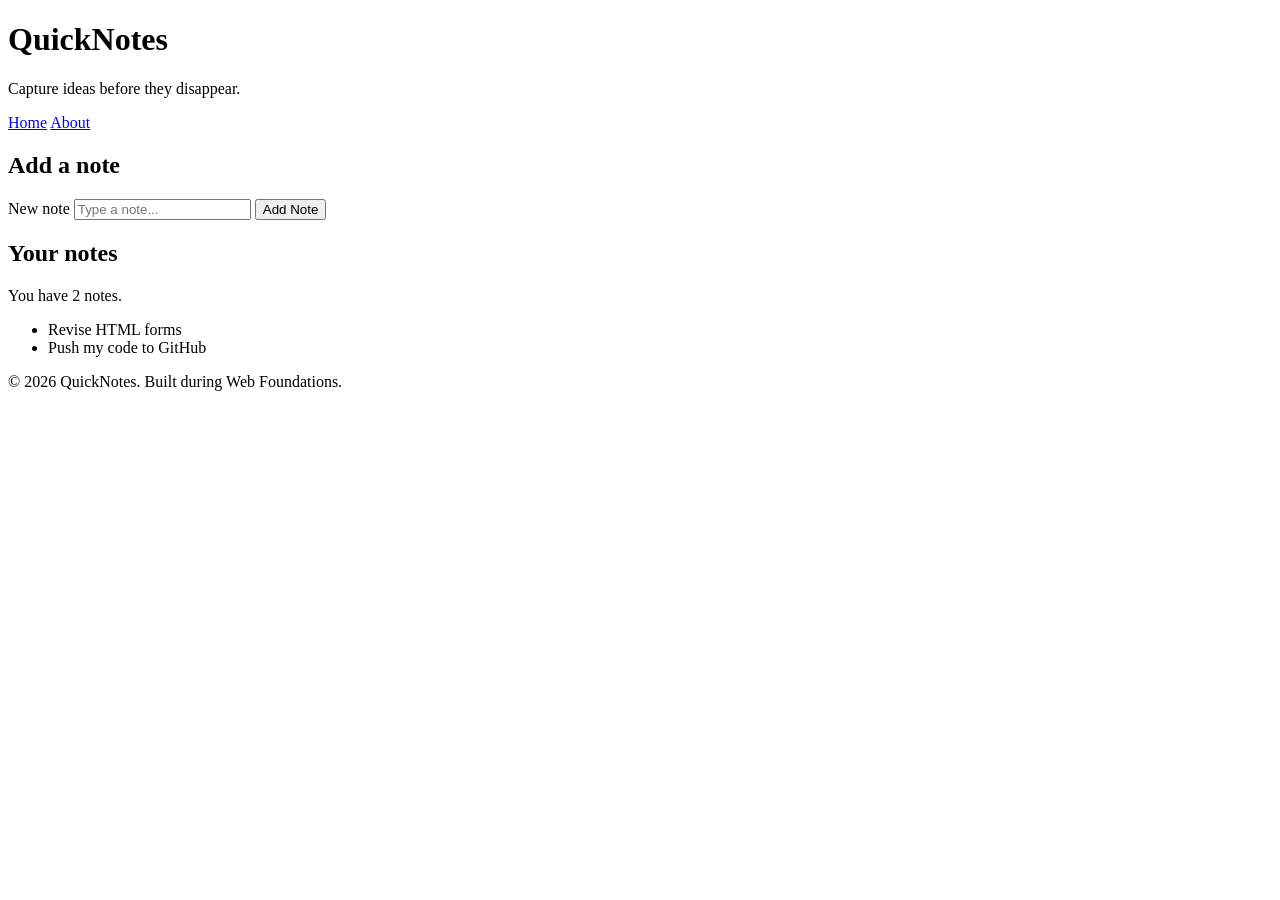
<file: web-foundation-days/day 1/index.html>
<!DOCTYPE html>
<html lang="en">
  <head>
    <meta charset="UTF-8" />
    <meta name="viewport" content="width=device-width, initial-scale=1.0" />
    <title>QuickNotes - Home</title>
  </head>
  <body>
    <header>
      <h1>QuickNotes</h1>
      <p>Capture ideas before they disappear.</p>
      <nav>
        <a href="index.html">Home</a>
        <a href="about.html">About</a>
      </nav>
    </header>

    <main>
      <section>
        <h2>Add a note</h2>
        <form id="note-form">
          <label for="note-input">New note</label>
          <input type="text" id="note-input" placeholder="Type a note..." required />
          <button type="submit">Add Note</button>
        </form>
      </section>

      <section>
        <h2>Your notes</h2>
        <p id="note-count">You have 2 notes.</p>
        <ul id="notes-list">
          <li>Revise HTML forms</li>
          <li>Push my code to GitHub</li>
        </ul>
      </section>
    </main>

    <footer>
      <p>&copy; 2026 QuickNotes. Built during Web Foundations.</p>
    </footer>
  </body>
</html>
</file>
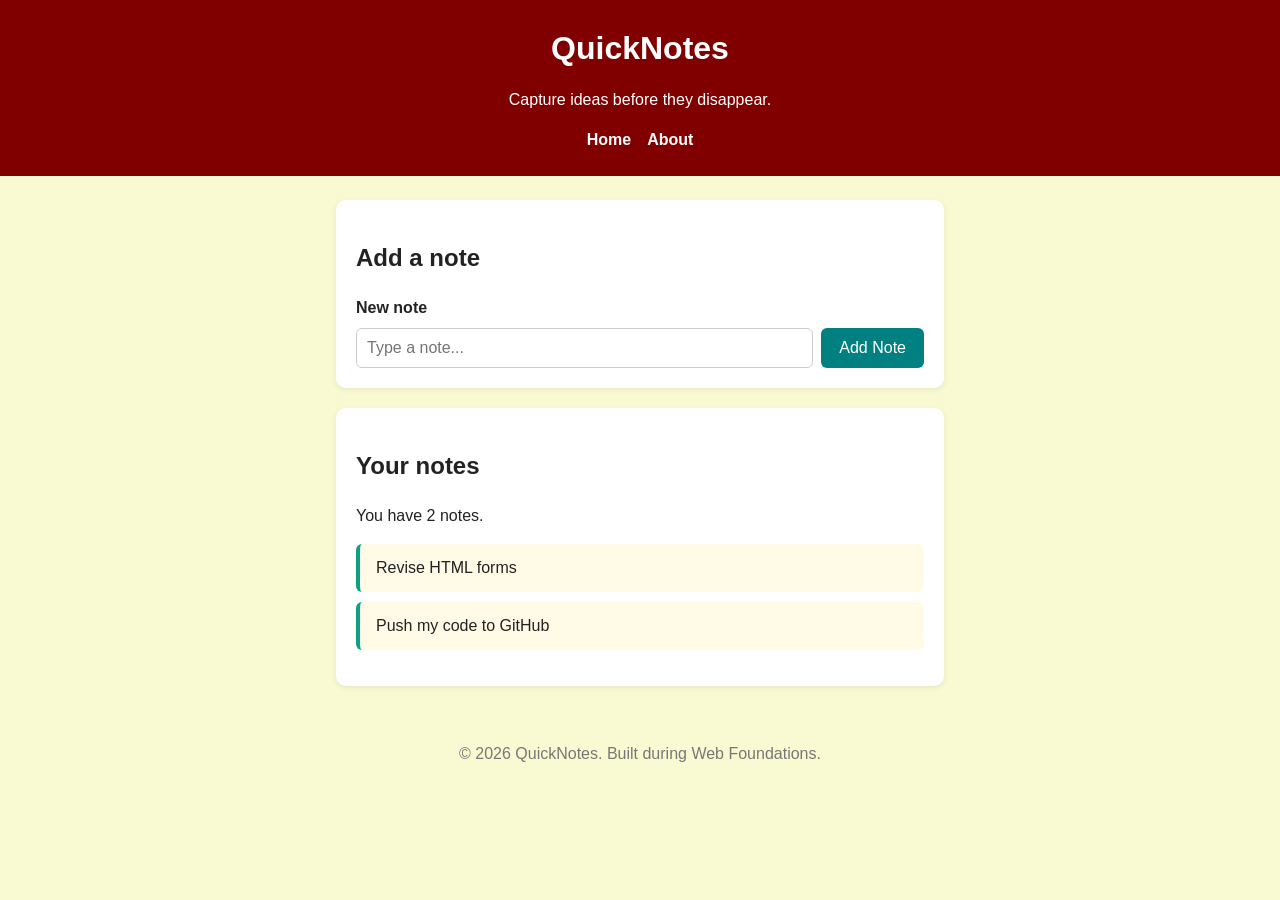
<file: web-foundation-days/day2/index.html>
<!DOCTYPE html>
<html lang="en">
  <head>
    <meta charset="UTF-8" />
    <meta name="viewport" content="width=device-width, initial-scale=1.0" />
    <title>QuickNotes - Home</title>
    <link rel="stylesheet" href="style.css" />
  </head>
  <body>
    <header>
      <h1>QuickNotes</h1>
      <p>Capture ideas before they disappear.</p>
      <nav>
        <a href="index.html">Home</a>
        <a href="about.html">About</a>
      </nav>
    </header>

    <main>
      <section>
        <h2>Add a note</h2>
        <form id="note-form">
          <label for="note-input">New note</label>
          <input type="text" id="note-input" placeholder="Type a note..." required />
          <button type="submit">Add Note</button>
        </form>
      </section>

      <section>
        <h2>Your notes</h2>
        <p id="note-count">You have 2 notes.</p>
        <ul id="notes-list">
          <li class="note">Revise HTML forms</li>
          <li class="note">Push my code to GitHub</li>
        </ul>
      </section>
    </main>

    <footer>
      <p>&copy; 2026 QuickNotes. Built during Web Foundations.</p>
    </footer>
  </body>
</html>
</file>
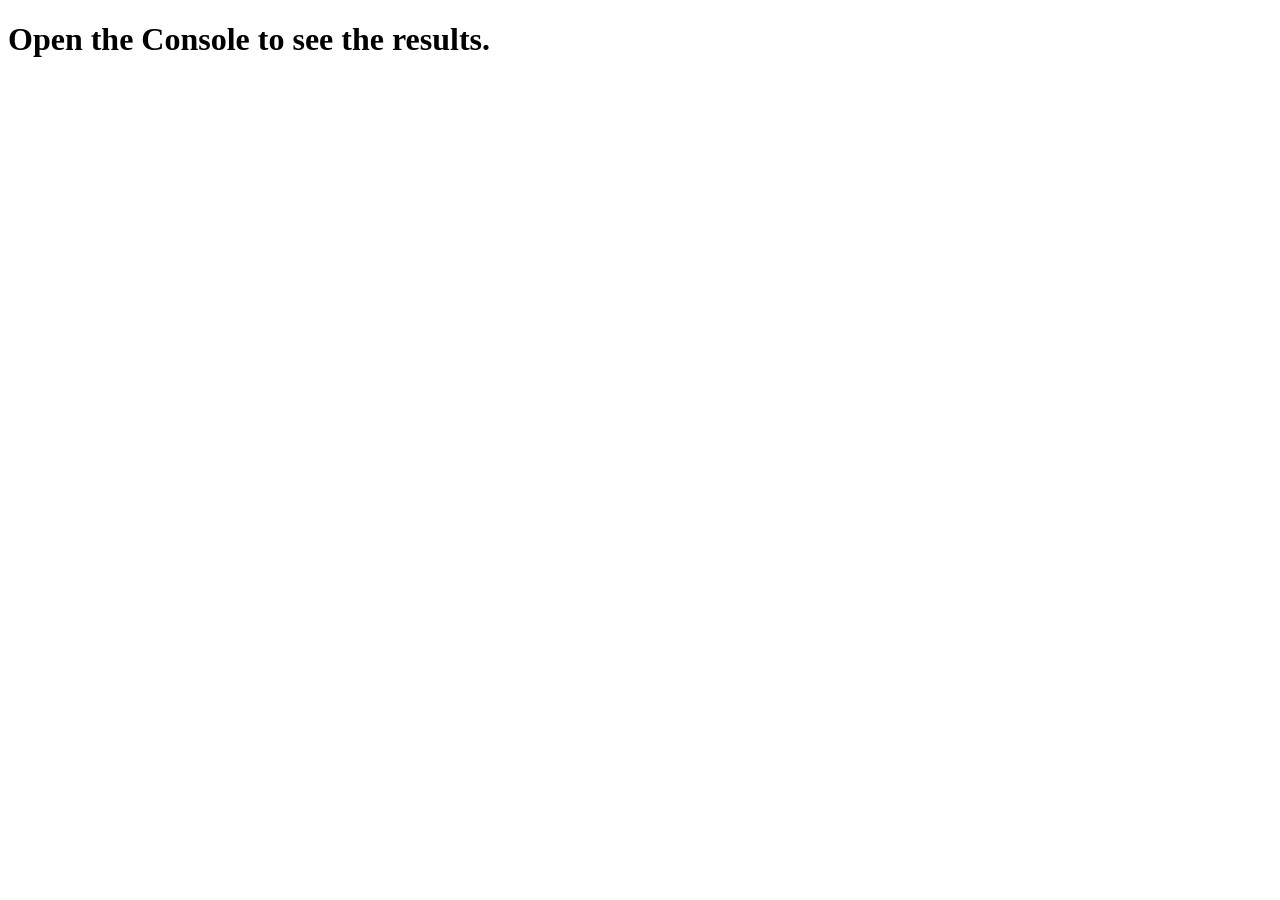
<file: web-foundation-days/day3/index.html>
<!DOCTYPE html>     
<html lang="en">
    <head>
        <meta charset="UTF-8">
        <meta name="viewport" content="width=device-width, initial-scale=1.0">
        <title>Notes Toolkit</title>
        <script src="script.js" defer></script>
    </head>
    <body>
        <h1>Open the Console to see the results.</h1>
    </body>
</html>
</file>
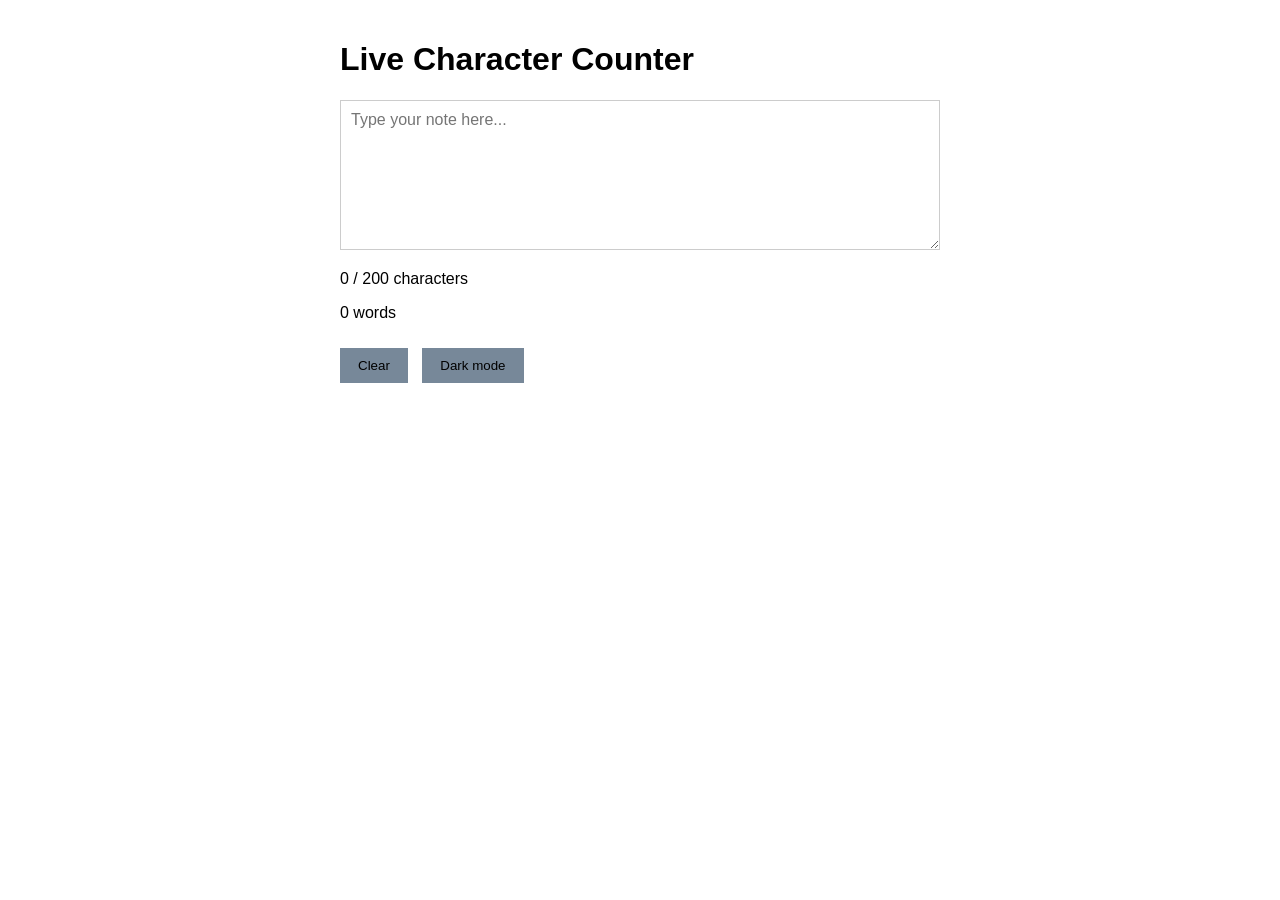
<file: web-foundation-days/day4/index.html>
<!DOCTYPE html>
<html lang="en">
<head>
    <meta charset="UTF-8">
    <meta name="viewport" content="width=device-width, initial-scale=1.0">
    <title>Live Character Counter</title>
    <link rel="stylesheet" href="style.css">
</head>
<body>
    <h1>Live Character Counter</h1>
    
    <textarea id="note-text" placeholder="Type your note here..."></textarea>
    
    <p id="char-count">0 / 200 characters</p>
    <p id="word-count">0 words</p>
    
    <button id="clear-btn">Clear</button>
    <button id="theme-toggle">Dark mode</button>

    <script src="script.js" defer></script>
</body>
</html>
</file>
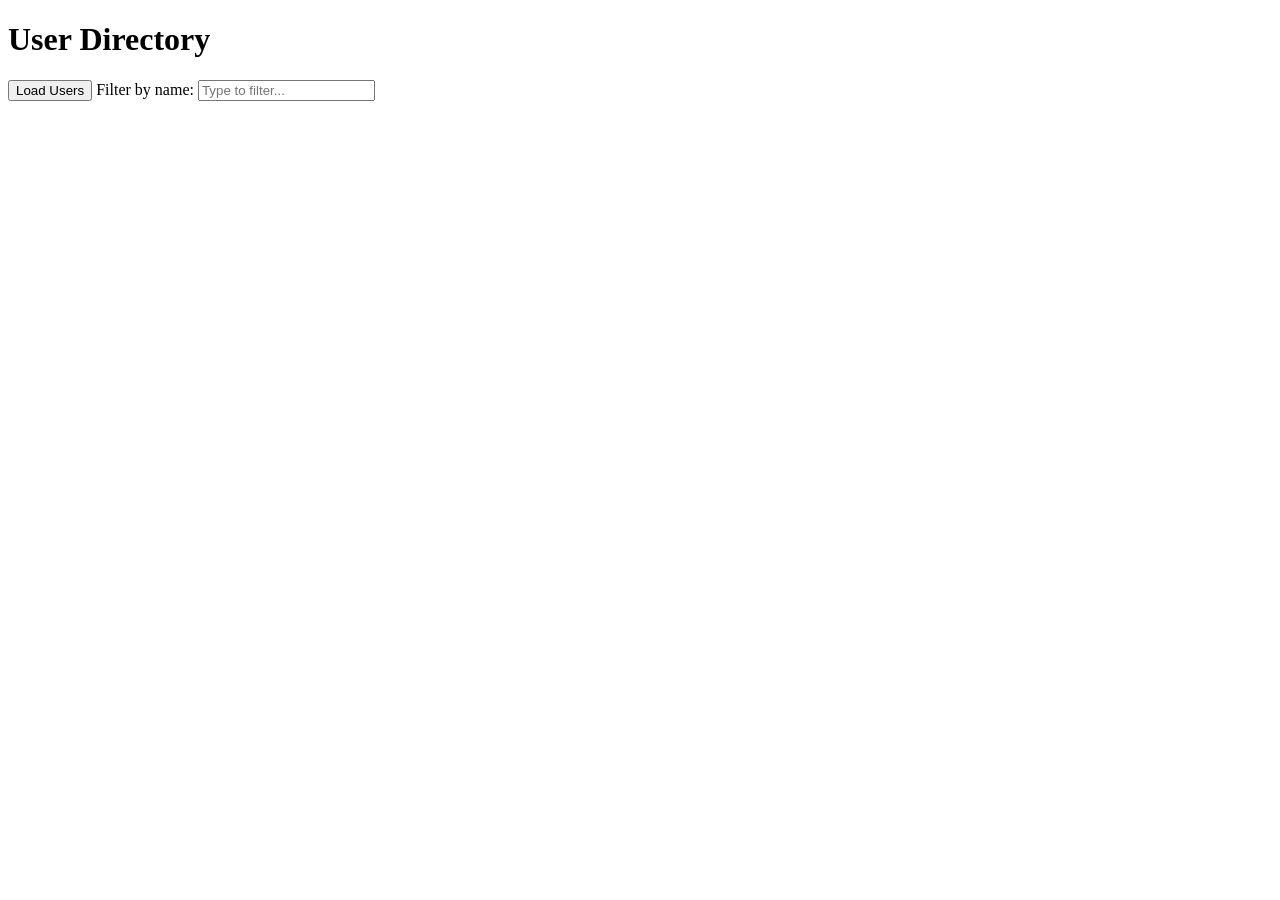
<file: web-foundation-days/day5/index.html>
<!DOCTYPE html>
<html lang="en">
<head>
  <meta charset="UTF-8">
  <meta name="viewport" content="width=device-width, initial-scale=1.0">
  <title>User Directory</title>
  <!-- Load users.js with defer as requested -->
  <script src="users.js" defer></script>
</head>
<body>
  <h1>User Directory</h1>
  
  <!-- Button to load users -->
  <button id="load-users">Load Users</button>
  
  <!-- Labelled filter input -->
  <label for="filter-input">Filter by name:</label>
  <input id="filter-input" type="text" placeholder="Type to filter...">
  
  <!-- Status message paragraph -->
  <p id="status"></p>
  
  <!-- Empty list for users -->
  <ul id="users-list"></ul>
</body>
</html>
</file>
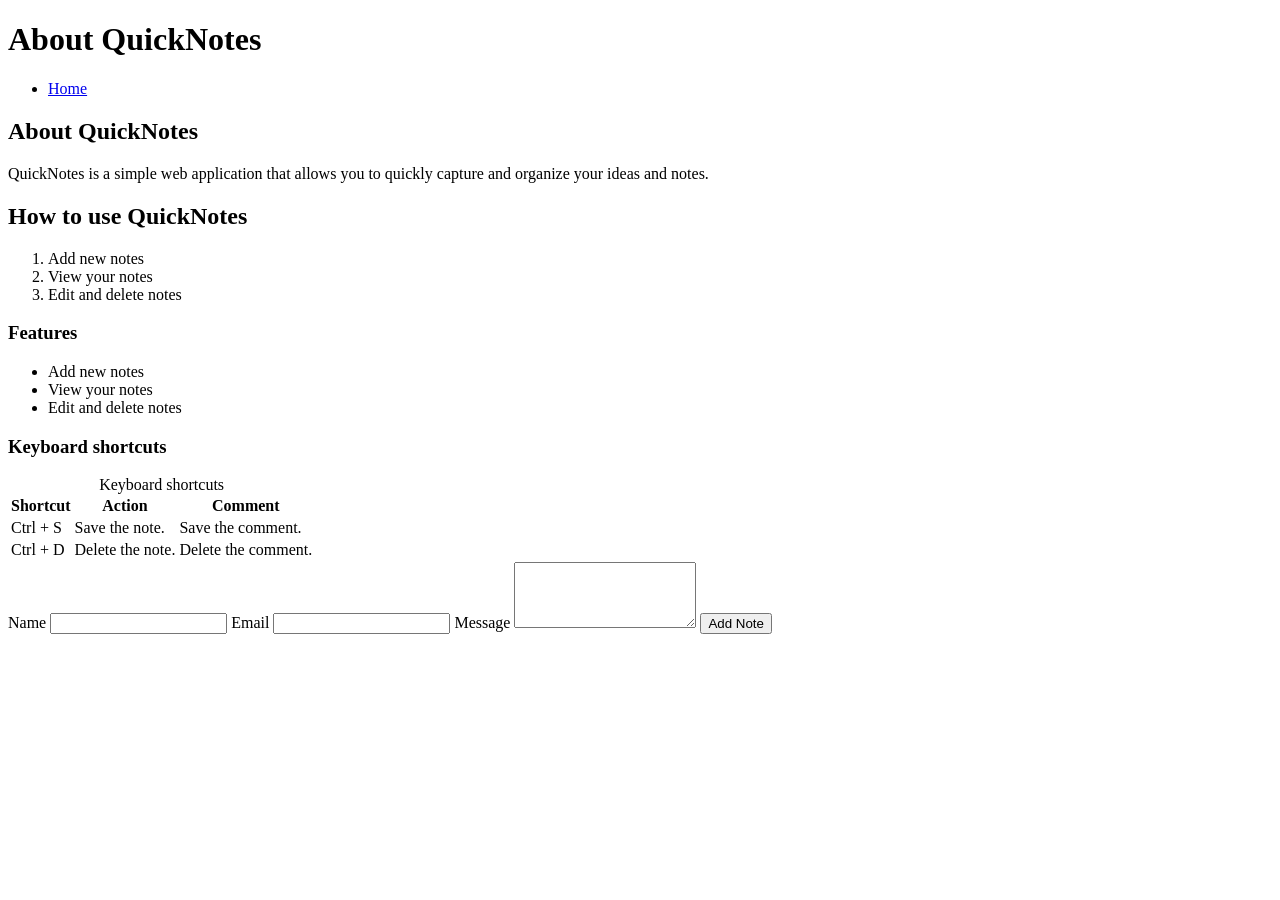
<file: web-foundation-days/day1/day1/index.html>
<!doctype html>
<html lang="en">
  <head>
    <meta charset="UTF-8" />
    <meta name="viewport" content="width=device-width, initial-scale=1.0" />
    <title>About QuickNotes</title>
  </head>
  <body>
    <header>
      <h1>About QuickNotes</h1>
    </header>
    <nav>
      <ul>
        <li><a href="index.html">Home</a></li>
      </ul>
    </nav>
    <main>
      <section>
        <h2>About QuickNotes</h2>
        <p>
          QuickNotes is a simple web application that allows you to quickly
          capture and organize your ideas and notes.
        </p>
      </section>

      <section>
        <h2>How to use QuickNotes</h2>
        <ol>
          <li>Add new notes</li>
          <li>View your notes</li>
          <li>Edit and delete notes</li>
        </ol>
      </section>

      <section>
        <h3>Features</h3>
        <ul>
          <li>Add new notes</li>
          <li>View your notes</li>
          <li>Edit and delete notes</li>
        </ul>
      </section>

      <section>
        <h3>Keyboard shortcuts</h3>
        <table>
          <caption>
            Keyboard shortcuts
          </caption>
          <thead>
            <tr>
              <th>Shortcut</th>
              <th>Action</th>
              <th>Comment</th>
            </tr>
          </thead>
          <tbody>
            <tr>
              <td>Ctrl + S</td>
              <td>Save the note.</td>
              <td>Save the comment.</td>
            </tr>
            <tr>
              <td>Ctrl + D</td>
              <td>Delete the note.</td>
              <td>Delete the comment.</td>
            </tr>
          </tbody>
        </table>
      </section>

      <section>
        <form id="note-form">
          <label for="name">Name</label>
          <input type="text" id="name" name="name" required />

          <label for="email">Email</label>
          <input type="email" id="email" name="email" required />

          <label for="message">Message</label>
          <textarea id="message" name="message" rows="4" required></textarea>

          <button type="submit">Add Note</button>
        </form>
      </section>
    </main>
  </body>
</html>
</file>
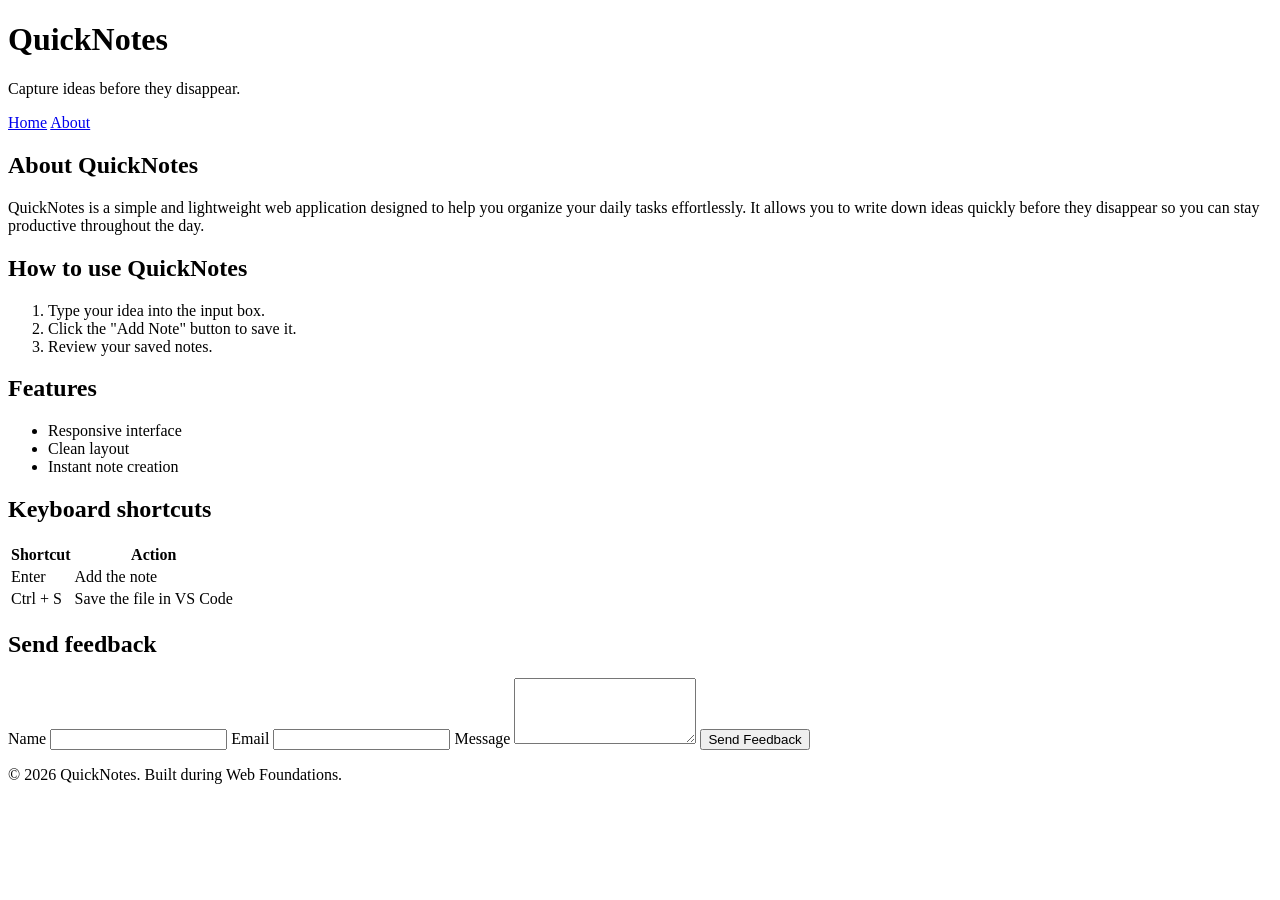
<file: web-foundation-days/day 1/about.html>
<!DOCTYPE html>
<html lang="en">
  <head>
    <meta charset="UTF-8" />
    <meta name="viewport" content="width=device-width, initial-scale=1.0" />
    <title>QuickNotes - About</title>
  </head>
  <body>
    <header>
      <h1>QuickNotes</h1>
      <p>Capture ideas before they disappear.</p>
      <nav>
        <a href="index.html">Home</a>
        <a href="about.html">About</a>
      </nav>
    </header>

    <main>
      <h2>About QuickNotes</h2>
      <p>
        QuickNotes is a simple and lightweight web application designed to help you organize your daily tasks effortlessly. It allows you to write down ideas quickly before they disappear so you can stay productive throughout the day.
      </p>

      <section>
        <h2>How to use QuickNotes</h2>
        <ol>
          <li>Type your idea into the input box.</li>
          <li>Click the "Add Note" button to save it.</li>
          <li>Review your saved notes.</li>
        </ol>
      </section>

      <section>
        <h2>Features</h2>
        <ul>
          <li>Responsive interface</li>
          <li>Clean layout</li>
          <li>Instant note creation</li>
        </ul>
      </section>

      <section>
        <h2>Keyboard shortcuts</h2>
        <table>
          <thead>
            <tr>
              <th>Shortcut</th>
              <th>Action</th>
            </tr>
          </thead>
          <tbody>
            <tr>
              <td>Enter</td>
              <td>Add the note</td>
            </tr>
            <tr>
              <td>Ctrl + S</td>
              <td>Save the file in VS Code</td>
            </tr>
          </tbody>
        </table>
      </section>

      <section>
        <h2>Send feedback</h2>
        <form id="feedback-form">
          <label for="user-name">Name</label>
          <input type="text" id="user-name" name="name" required />

          <label for="user-email">Email</label>
          <input type="email" id="user-email" name="email" required />

          <label for="user-message">Message</label>
          <textarea id="user-message" name="message" rows="4" required></textarea>

          <button type="submit">Send Feedback</button>
        </form>
      </section>
    </main>

    <footer>
      <p>&copy; 2026 QuickNotes. Built during Web Foundations.</p>
    </footer>
  </body>
</html>
</file>
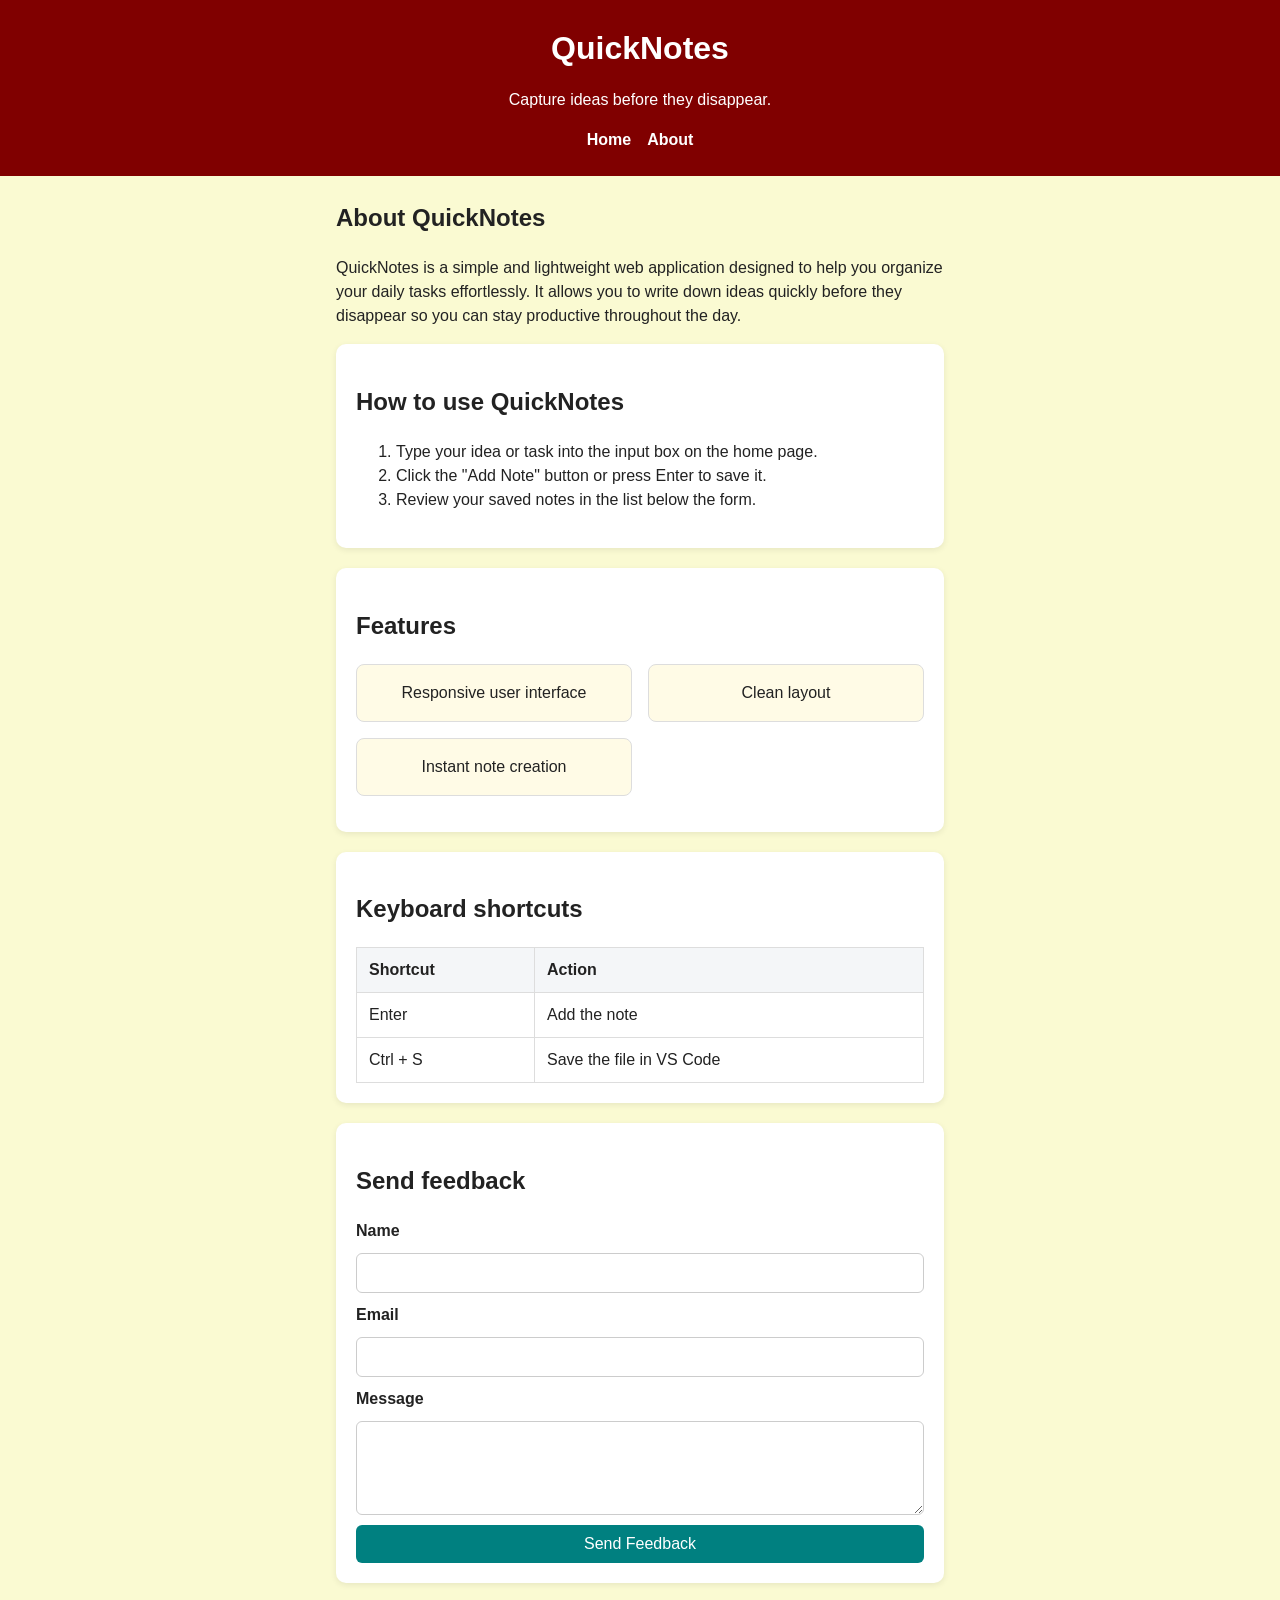
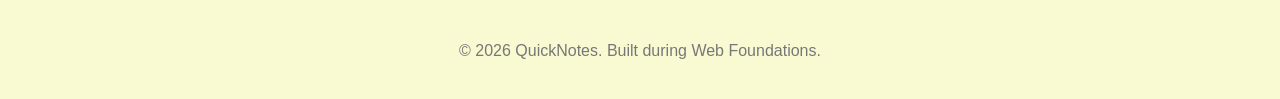
<file: web-foundation-days/day2/about.html>
<!DOCTYPE html>
<html lang="en">
  <head>
    <meta charset="UTF-8" />
    <meta name="viewport" content="width=device-width, initial-scale=1.0" />
    <title>QuickNotes - About</title>
    <link rel="stylesheet" href="style.css" />
  </head>
  <body>
    <header>
      <h1>QuickNotes</h1>
      <p>Capture ideas before they disappear.</p>
      <nav>
        <a href="index.html">Home</a>
        <a href="about.html">About</a>
      </nav>
    </header>

    <main>
      <h2>About QuickNotes</h2>
      <p>
        QuickNotes is a simple and lightweight web application designed to help you organize your daily tasks effortlessly. It allows you to write down ideas quickly before they disappear so you can stay productive throughout the day.
      </p>

      <section>
        <h2>How to use QuickNotes</h2>
        <ol>
          <li>Type your idea or task into the input box on the home page.</li>
          <li>Click the "Add Note" button or press Enter to save it.</li>
          <li>Review your saved notes in the list below the form.</li>
        </ol>
      </section>

      <section>
        <h2>Features</h2>
        <!-- Added class="features" as required by Day 2 brief -->
        <ul class="features">
          <li>Responsive user interface</li>
          <li>Clean layout</li>
          <li>Instant note creation</li>
        </ul>
      </section>

      <section>
        <h2>Keyboard shortcuts</h2>
        <table>
          <thead>
            <tr>
              <th>Shortcut</th>
              <th>Action</th>
            </tr>
          </thead>
          <tbody>
            <tr>
              <td>Enter</td>
              <td>Add the note</td>
            </tr>
            <tr>
              <td>Ctrl + S</td>
              <td>Save the file in VS Code</td>
            </tr>
          </tbody>
        </table>
      </section>

      <section>
        <h2>Send feedback</h2>
        <form id="feedback-form">
          <label for="user-name">Name</label>
          <input type="text" id="user-name" name="name" required />

          <label for="user-email">Email</label>
          <input type="email" id="user-email" name="email" required />

          <label for="user-message">Message</label>
          <textarea id="user-message" name="message" rows="4" required></textarea>

          <button type="submit">Send Feedback</button>
        </form>
      </section>
    </main>

    <footer>
      <p>&copy; 2026 QuickNotes. Built during Web Foundations.</p>
    </footer>
  </body>
</html>
</file>
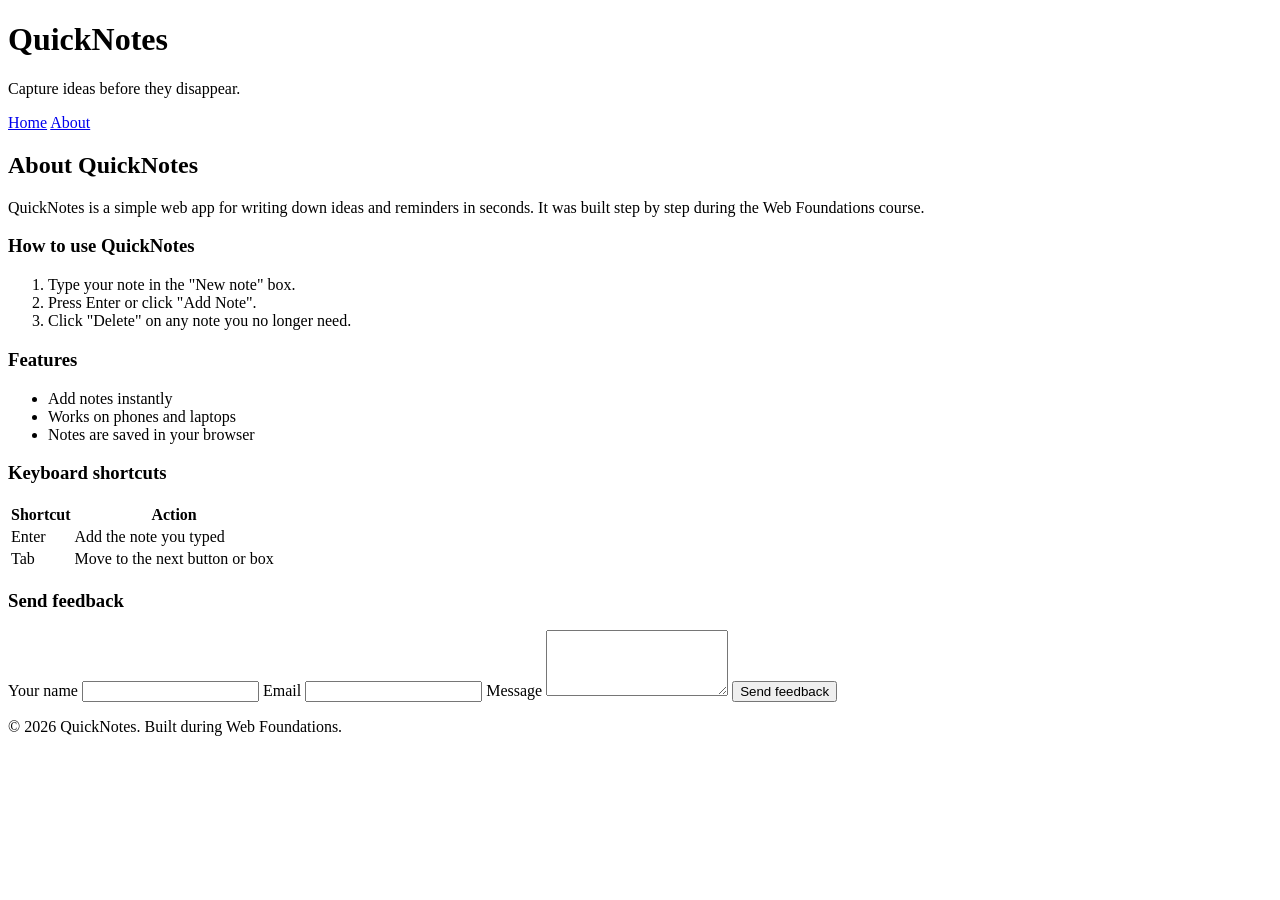
<file: web-foundation-days/day1/day1/about.html>
<!DOCTYPE html>
<html lang="en">
  <head>
    <meta charset="UTF-8" />
    <meta name="viewport" content="width=device-width, initial-scale=1.0" />
    <title>About QuickNotes</title>
  </head>
  <body>
    <header>
      <h1>QuickNotes</h1>
      <p>Capture ideas before they disappear.</p>
      <nav>
        <a href="index.html">Home</a>
        <a href="about.html">About</a>
      </nav>
    </header>
 
    <main>
      <h2>About QuickNotes</h2>
      <p>
        QuickNotes is a simple web app for writing down ideas and reminders
        in seconds. It was built step by step during the Web Foundations course.
      </p>
 
      <section>
        <h3>How to use QuickNotes</h3>
        <ol>
          <li>Type your note in the "New note" box.</li>
          <li>Press Enter or click "Add Note".</li>
          <li>Click "Delete" on any note you no longer need.</li>
        </ol>
      </section>
 
      <section>
        <h3>Features</h3>
        <ul>
          <li>Add notes instantly</li>
          <li>Works on phones and laptops</li>
          <li>Notes are saved in your browser</li>
        </ul>
      </section>
 
      <section>
        <h3>Keyboard shortcuts</h3>
        <table>
          <thead>
            <tr>
              <th>Shortcut</th>
              <th>Action</th>
            </tr>
          </thead>
          <tbody>
            <tr>
              <td>Enter</td>
              <td>Add the note you typed</td>
            </tr>
            <tr>
              <td>Tab</td>
              <td>Move to the next button or box</td>
            </tr>
          </tbody>
        </table>
      </section>
 
      <section>
        <h3>Send feedback</h3>
        <form id="feedback-form">
          <label for="name">Your name</label>
          <input type="text" id="name" name="name" required />
 
          <label for="email">Email</label>
          <input type="email" id="email" name="email" required />
 
          <label for="message">Message</label>
          <textarea id="message" name="message" rows="4" required></textarea>
 
          <button type="submit">Send feedback</button>
        </form>
      </section>
    </main>
 
    <footer>
      <p>&copy; 2026 QuickNotes. Built during Web Foundations.</p>
    </footer>
  </body>
</html>
</file>
<file: web-foundation-days/day2/style.css>
*,
*::before,
*::after {
  box-sizing: border-box;
}

body {
  margin: 0;
  font-family: "Segoe UI", Arial, sans-serif;
  background-color: lightgoldenrodyellow;
  color: #222;
  line-height: 1.5;
}

header {
  background-color: maroon;
  color: white;
  text-align: center;
  padding: 24px 16px;
}

header h1 {
  margin: 0;
}

nav {
  display: flex;
  justify-content: center;
  gap: 16px;
  margin-top: 12px;
}

nav a {
  color: white;
  text-decoration: none;
  font-weight: bold;
  transition: color 0.2s ease, transform 0.2s ease;
}

nav a:hover {
  color: white;
  text-decoration: underline;
  transform: translateY(-2px);
}

main {
  max-width: 640px;
  margin: 24px auto;
  padding: 0 16px;
}

section {
  background: white;
  padding: 20px;
  border-radius: 10px;
  margin-bottom: 20px;
  box-shadow: 0 2px 6px rgba(0, 0, 0, 0.08);
}

#note-form {
  display: flex;
  gap: 8px;
  flex-wrap: wrap;
}

#note-form label {
  width: 100%;
  font-weight: bold;
}

#note-input {
  flex: 1;
  padding: 10px;
  border: 1px solid #ccc;
  border-radius: 6px;
  font-size: 1rem;
}

#feedback-form {
  display: flex;
  flex-direction: column;
  gap: 10px;
}

#feedback-form label {
  font-weight: bold;
}

#feedback-form input,
#feedback-form textarea {
  width: 100%;
  padding: 10px;
  border: 1px solid #ccc;
  border-radius: 6px;
  font-size: 1rem;
}

button {
  background-color: teal;
  color: white;
  border: none;
  padding: 10px 18px;
  border-radius: 6px;
  font-size: 1rem;
  cursor: pointer;
  transition: background-color 0.2s ease, transform 0.2s ease;
}

button:hover {
  background-color: darkgreen;
  transform: translateY(-2px);
}

#notes-list {
  list-style: none;
  padding: 0;
}

.note {
  background-color: #fffbe6;
  border-left: 4px solid #0ba184;
  padding: 12px 16px;
  margin-bottom: 10px;
  border-radius: 6px;
}

.features {
  display: grid;
  grid-template-columns: repeat(auto-fit, minmax(180px, 1fr));
  gap: 16px;
  list-style: none;
  padding: 0;
}

.features li {
  background-color: #fffbe6;
  border: 1px solid #ddd;
  border-radius: 8px;
  padding: 16px;
  text-align: center;
}

table {
  width: 100%;
  border-collapse: collapse;
  margin-top: 10px;
}

th,
td {
  border: 1px solid #ddd;
  padding: 10px 12px;
  text-align: left;
}

th {
  background-color: #f4f6f8;
}

footer {
  text-align: center;
  color: #777;
  padding: 16px;
}

@media (max-width: 600px) {
  header {
    padding: 16px 10px;
  }

  header h1 {
    font-size: 24px;
  }

  #note-form {
    flex-direction: column;
  }
}
</file>
<file: web-foundation-days/day4/style.css>
:root {
    --bg-color: #ffffff;
    --text-color: #000000;
    --border-color: #cccccc;
}

body.dark {
    --bg-color: #121212;
    --text-color: #ffffff;
    --border-color: #444444;
}

body {
    font-family: sans-serif;
    background-color: var(--bg-color);
    color: var(--text-color);
    padding: 20px;
    max-width: 600px;
    margin: 0 auto;
    transition: background-color 0.3s, color 0.3s;
}

textarea {
    width: 100%;
    height: 150px;
    padding: 10px;
    border: 1px solid var(--border-color);
    background-color: var(--bg-color);
    color: var(--text-color);
    box-sizing: border-box;
    font-family: 'Segoe UI', Tahoma, Geneva, Verdana, sans-serif;
    font-size: 1rem;
}

.warning {
    color: orange;
}

.over {
    color: red;
    font-weight: bold;
}

button {
    margin-top: 10px;
    margin-right: 10px;
    padding: 8px 16px;
    cursor: pointer;
    background-color: lightslategray;
    border-color: transparent;
    border-style: groove;
    transition: background-color 0.2s ease, transform 0.2s ease;
}

button:hover {
  background-color: lightgray;
  transform: translateY(-2px);
}
</file>
